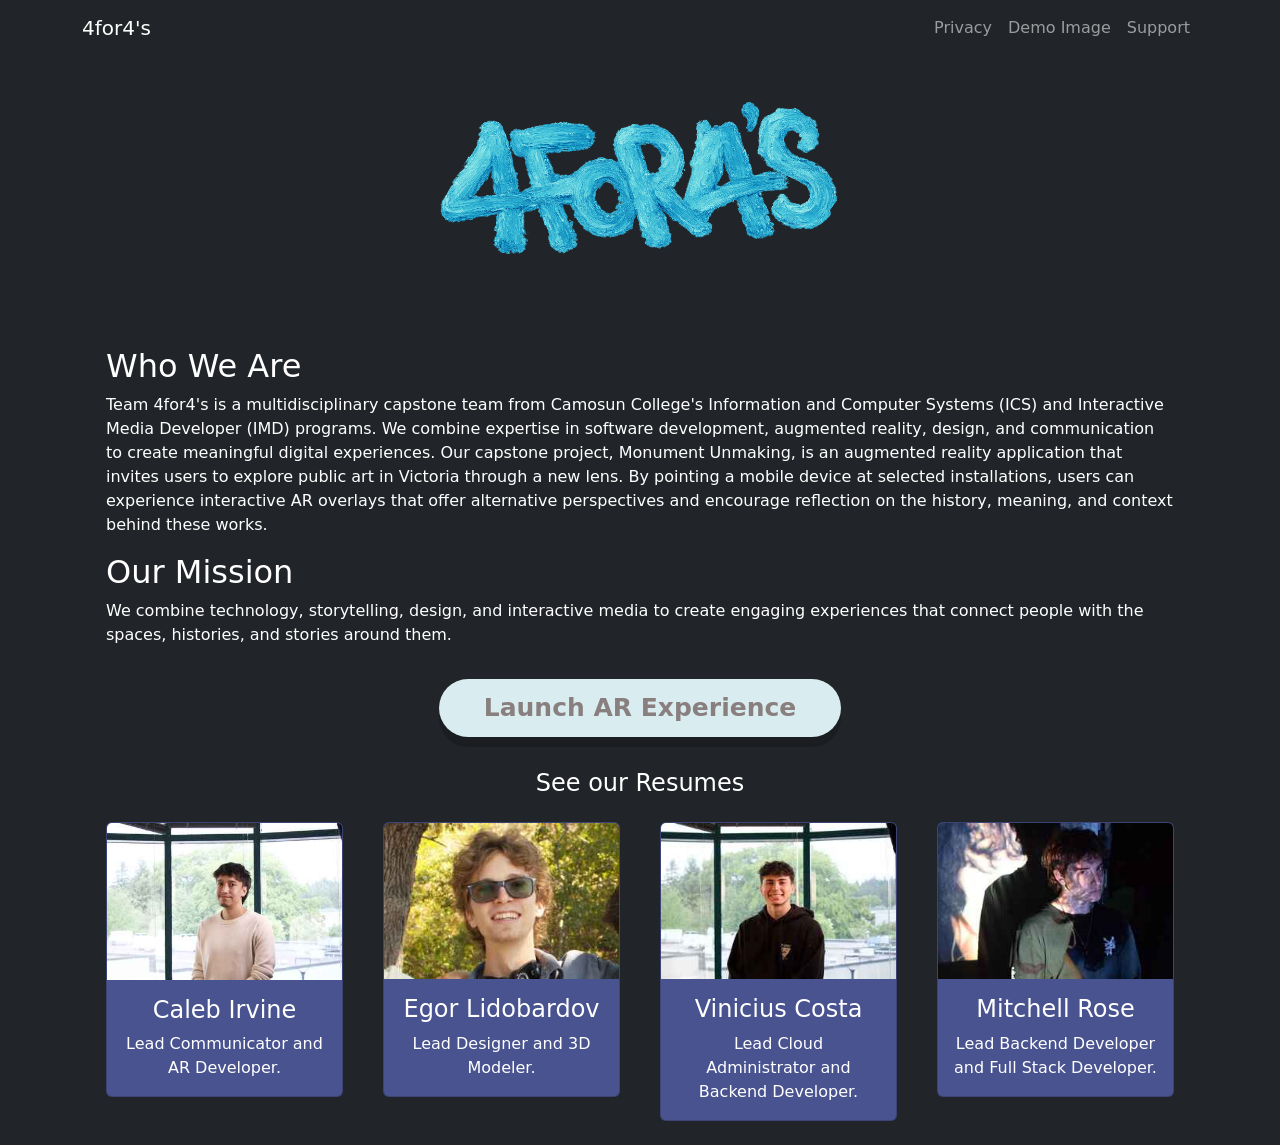
<file: index.html>
<!DOCTYPE html>
<html lang="en">
    <head>
        <meta charset="utf-8">
        <meta name="viewport" content="width=device-width, initial-scale=1.0">
        <title>4for4's</title>
        <link rel="icon" type="icon/png" href="images/4for4s-favicon-logo.png">
        
        <!--Bootstap Installation-->
        <link href="https://cdn.jsdelivr.net/npm/bootstrap@5.3.8/dist/css/bootstrap.min.css" rel="stylesheet" integrity="sha384-sRIl4kxILFvY47J16cr9ZwB07vP4J8+LH7qKQnuqkuIAvNWLzeN8tE5YBujZqJLB" crossorigin="anonymous">
        <link href="css/style.css" rel="stylesheet">
    </head>
    <body class="bg-dark">
        <nav class="navbar navbar-expand-md navbar-dark bg-dark">
            <div class="container">
                <a class="navbar-brand" href="index.html">4for4's</a>
                <button class="navbar-toggler" type="button" data-bs-toggle="collapse" data-bs-target="#mainNavbar" aria-controls="mainNavbar" aria-expanded="false" aria-label="Toggle navigation">
                    <span class="navbar-toggler-icon"></span>
                </button>
                <div class="collapse navbar-collapse" id="mainNavbar">
                    <ul class="navbar-nav ms-auto">
                        <li class="nav-item">
                            <a class="nav-link" href="privacy.html">Privacy</a>
                        </li>
                        <li class="nav-item">
                            <a class="nav-link" href="demo/index.html">Demo Image</a>
                        </li>
                        <li class="nav-item">
                            <a class="nav-link" href="support.html">Support</a>
                        </li>
                    </ul>
                </div>
            </div>
        </nav>
        <div class="container d-flex flex-column align-items-center text-white">
            <img src="images/4for4s-header-logo.png" alt="4for4's Logo" width="400">
            <div class="m-3">
                <div class="m-2">
                    <h2>Who We Are</h2>
                    <p>
                        Team 4for4's is a multidisciplinary capstone team from Camosun College's Information and Computer Systems (ICS) and Interactive Media Developer (IMD) programs. We 
                        combine expertise in software development, augmented reality, design, and communication to create meaningful digital experiences.
                        Our capstone project, Monument Unmaking, is an augmented reality application that invites users to explore public art in Victoria through a new lens. By pointing a mobile 
                        device at selected installations, users can experience interactive AR overlays that offer alternative perspectives and encourage reflection on the history, meaning, and context 
                        behind these works.
                    </p>
                </div>
                <div class="m-2">
                    <h2>Our Mission</h2>
                    <p>We combine technology, storytelling, design, and interactive media to create engaging experiences that connect people with the spaces, histories, and stories around them.</p>
                </div>
            </div>
            <a href="ar-experience.html"><button class="btn-resume">Launch AR Experience</button></a>
            <div class="d-flex flex-column text-center m-3">
                <h4 class="m-3">See our Resumes</h4>
                <div class="row">
                    <div class="col m-2">
                        <a href="resumes/caleb-resume.pdf" class="link-underline link-underline-opacity-0">
                            <div class="card bg-profile text-white">
                                <img class="card-img-top" src="images/caleb-irvine.jpg" alt="Caleb Irvine">
                                <div class="card-body text-center">
                                    <h4 class="card-text">Caleb Irvine</h4>
                                    <p class="card-text">Lead Communicator and AR Developer.</p>
                                </div>
                            </div>
                        </a>
                    </div>
                     <div class="col m-2">
                        <a href="resumes/egor-resume.pdf" class="link-underline link-underline-opacity-0">
                            <div class="card bg-profile text-white">
                                <img class="card-img-top" src="images/egor-lidobardov.jpg" alt="Egor Lidobardov">
                                <div class="card-body text-center">
                                    <h4 class="card-text">Egor Lidobardov</h4>
                                    <p class="card-text">Lead Designer and 3D Modeler.</p>
                                </div>
                            </div>
                        </a>
                    </div>
                     <div class="col m-2">
                        <a href="resumes/vinicius-resume.pdf" class="link-underline link-underline-opacity-0">
                            <div class="card bg-profile text-white">
                                <img class="card-img-top" src="images/vinicius-costa.jpg" alt="Vinicius Costa">
                                <div class="card-body text-center">
                                    <h4 class="card-text">Vinicius Costa</h4>
                                    <p class="card-text">Lead Cloud Administrator and Backend Developer.</p>
                                </div>
                            </div>
                        </a>
                    </div>
                     <div class="col m-2">
                        <a href="resumes/mitchell-resume.pdf" class="link-underline link-underline-opacity-0">
                            <div class="card bg-profile text-white">
                                <img class="card-img-top" src="images/mitchell-rose.jpg" alt="Mitchell Rose">
                                <div class="card-body text-center">
                                    <h4 class="card-text">Mitchell Rose</h4>
                                    <p class="card-text">Lead Backend Developer and Full Stack Developer.</p>
                                </div>
                            </div>
                        </a>
                     </div>
                </div>
            </div>
        </div>
        <!--Bootstrap Installation-->
        <script src="https://cdn.jsdelivr.net/npm/bootstrap@5.3.8/dist/js/bootstrap.bundle.min.js" integrity="sha384-FKyoEForCGlyvwx9Hj09JcYn3nv7wiPVlz7YYwJrWVcXK/BmnVDxM+D2scQbITxI" crossorigin="anonymous"></script>
    </body>
</html>
</file>
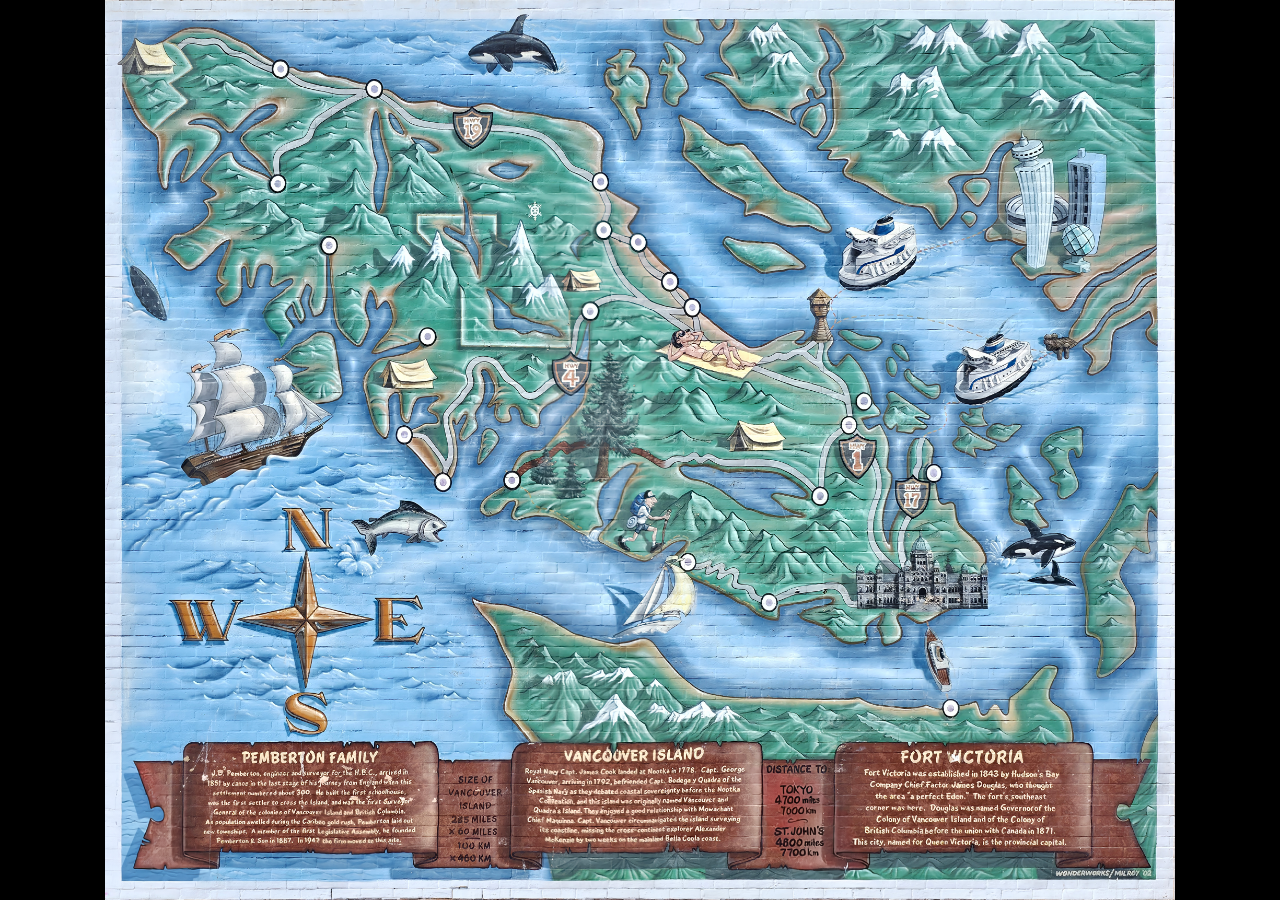
<file: demo/index.html>
<!DOCTYPE html>
<html lang="en">
<head>
    <meta charset="UTF-8">
    <meta name="viewport" content="width=device-width, initial-scale=1.0">
    <title>Demo</title>

    <link href="https://cdn.jsdelivr.net/npm/bootstrap@5.3.3/dist/css/bootstrap.min.css" rel="stylesheet">

    <style>
        html, body {
            height: 100%;
            margin: 0;
            padding: 0;
            overflow: hidden;
            background-color: #000; /* Dark background letterboxes any empty space */
        }
    </style>
</head>
<body class="d-flex align-items-center justify-content-center vh-100 vw-100 p-0 m-0">

<!-- Changed class to object-fit-contain -->
<img src="/images/demo.jpg"
     alt="Full screen preview"
     class="vw-100 vh-100 object-fit-contain d-block">

</body>
</html>
</file>
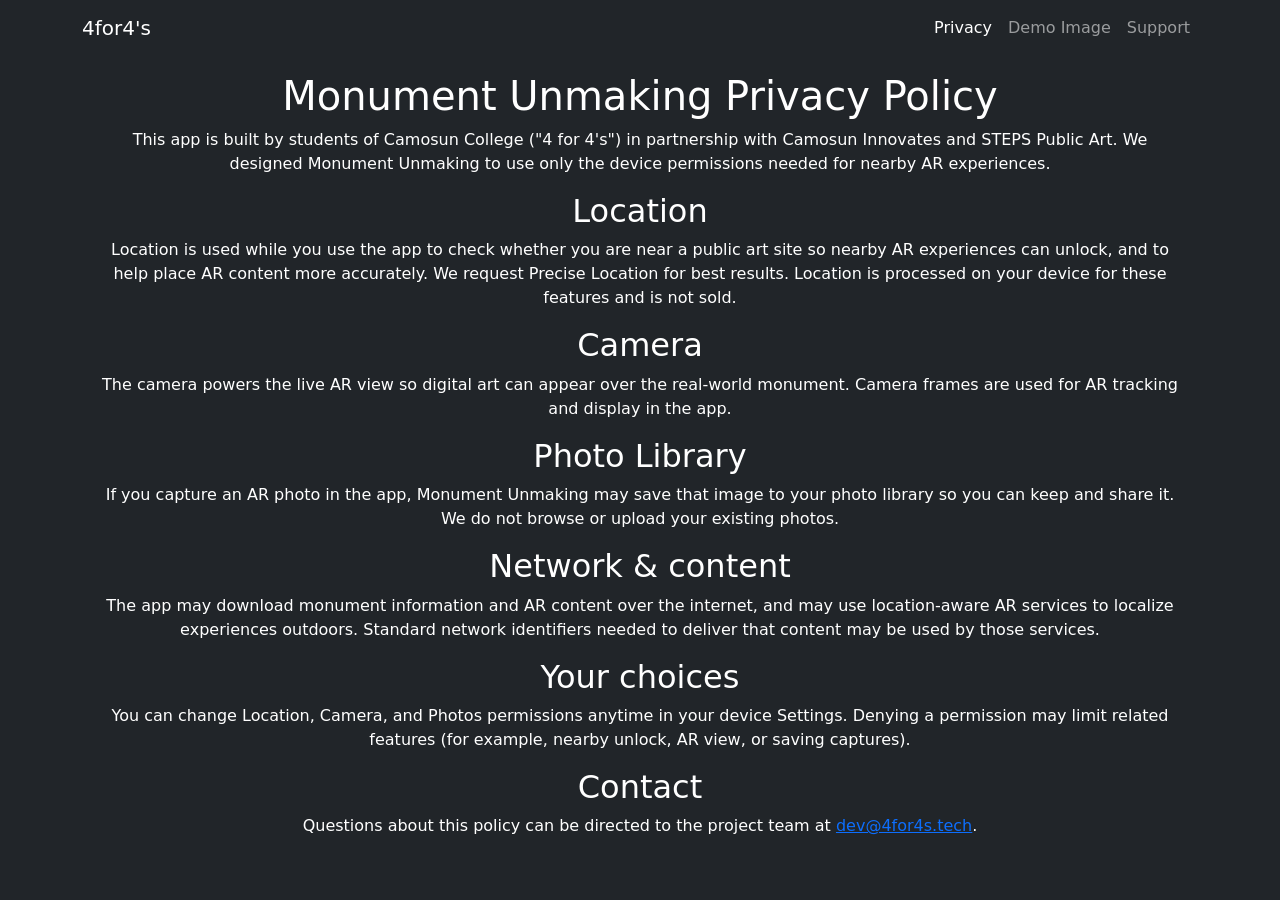
<file: privacy.html>
<!DOCTYPE html>
<html lang="en">
<head>
  <meta charset="utf-8">
  <meta name="viewport" content="width=device-width, initial-scale=1">
  <title>Monument Unmaking Privacy Policy</title>
  <link rel="icon" type="icon/png" href="images/4for4s-favicon-logo.png">
  <!--Bootstap Installation-->
  <link href="https://cdn.jsdelivr.net/npm/bootstrap@5.3.8/dist/css/bootstrap.min.css" rel="stylesheet" integrity="sha384-sRIl4kxILFvY47J16cr9ZwB07vP4J8+LH7qKQnuqkuIAvNWLzeN8tE5YBujZqJLB" crossorigin="anonymous">
  <link href="css/style.css" rel="stylesheet">
</head>
<body class="bg-dark">
  <nav class="navbar navbar-expand-md navbar-dark bg-dark">
    <div class="container">
      <a class="navbar-brand" href="index.html">4for4's</a>
      <button class="navbar-toggler" type="button" data-bs-toggle="collapse" data-bs-target="#mainNavbar" aria-controls="mainNavbar" aria-expanded="false" aria-label="Toggle navigation">
        <span class="navbar-toggler-icon"></span>
      </button>
      <div class="collapse navbar-collapse" id="mainNavbar">
        <ul class="navbar-nav ms-auto">
          <li class="nav-item">
            <a class="nav-link active" aria-current="page" href="privacy.html">Privacy</a>
          </li>
          <li class="nav-item">
            <a class="nav-link" href="demo/index.html">Demo Image</a>
          </li>
          <li class="nav-item">
            <a class="nav-link" href="support.html">Support</a>
          </li>
        </ul>
      </div>
    </div>
  </nav>
  <div class="container text-center text-white">
    <div class="m-3">
      <h1>Monument Unmaking Privacy Policy</h1>
      <p>This app is built by students of Camosun College ("4 for 4's") in partnership with Camosun Innovates and STEPS Public Art. We designed Monument Unmaking to use only the device permissions needed for nearby AR experiences.</p>
    </div>
    
    <div class="m-3">
      <h2>Location</h2>
      <p>Location is used while you use the app to check whether you are near a public art site so nearby AR experiences can unlock, and to help place AR content more accurately. We request Precise Location for best results. Location is processed on your device for these features and is not sold.</p>
    </div>

    <div class="m-3">
      <h2>Camera</h2>
      <p>The camera powers the live AR view so digital art can appear over the real-world monument. Camera frames are used for AR tracking and display in the app.</p>
    </div>

    <div class="m-3">
      <h2>Photo Library</h2>
      <p>If you capture an AR photo in the app, Monument Unmaking may save that image to your photo library so you can keep and share it. We do not browse or upload your existing photos.</p>
    </div>

    <div class="m-3">
      <h2>Network &amp; content</h2>
      <p>The app may download monument information and AR content over the internet, and may use location-aware AR services to localize experiences outdoors. Standard network identifiers needed to deliver that content may be used by those services.</p>
    </div>

    <div class="m-3">
      <h2>Your choices</h2>
      <p>You can change Location, Camera, and Photos permissions anytime in your device Settings. Denying a permission may limit related features (for example, nearby unlock, AR view, or saving captures).</p>
    </div>
    
    <div class="m-3">
      <h2>Contact</h2>
      <p>Questions about this policy can be directed to the project team at <a href="mailto:dev@4for4s.tech">dev@4for4s.tech</a>.</p>
    </div>
  </div>
  <!--Bootstrap Installation-->
  <script src="https://cdn.jsdelivr.net/npm/bootstrap@5.3.8/dist/js/bootstrap.bundle.min.js" integrity="sha384-FKyoEForCGlyvwx9Hj09JcYn3nv7wiPVlz7YYwJrWVcXK/BmnVDxM+D2scQbITxI" crossorigin="anonymous"></script>
</body>
</html>
</file>
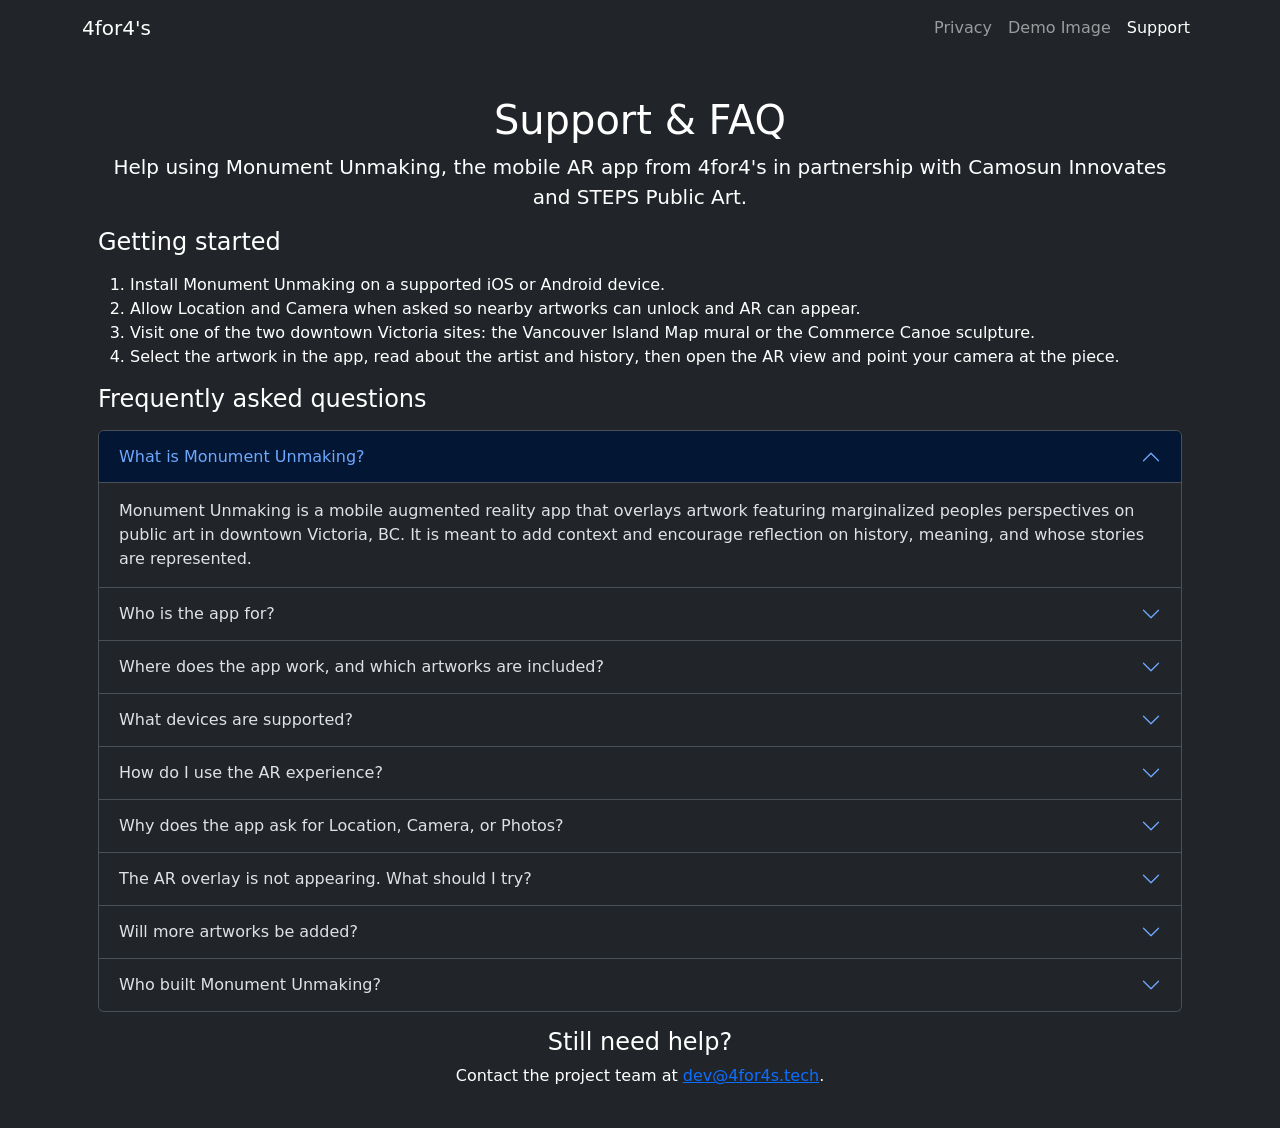
<file: support.html>
<!DOCTYPE html>
<html lang="en">
<head>
  <meta charset="utf-8">
  <meta name="viewport" content="width=device-width, initial-scale=1">
  <title>Monument Unmaking Support</title>
  <link rel="icon" type="icon/png" href="images/4for4s-favicon-logo.png">
  <!--Bootstap Installation-->
  <link href="https://cdn.jsdelivr.net/npm/bootstrap@5.3.8/dist/css/bootstrap.min.css" rel="stylesheet" integrity="sha384-sRIl4kxILFvY47J16cr9ZwB07vP4J8+LH7qKQnuqkuIAvNWLzeN8tE5YBujZqJLB" crossorigin="anonymous">
  <link href="css/style.css" rel="stylesheet">
</head>
<body class="bg-dark">
  <nav class="navbar navbar-expand-md navbar-dark bg-dark">
    <div class="container">
      <a class="navbar-brand" href="index.html">4for4's</a>
      <button class="navbar-toggler" type="button" data-bs-toggle="collapse" data-bs-target="#mainNavbar" aria-controls="mainNavbar" aria-expanded="false" aria-label="Toggle navigation">
        <span class="navbar-toggler-icon"></span>
      </button>
      <div class="collapse navbar-collapse" id="mainNavbar">
        <ul class="navbar-nav ms-auto">
          <li class="nav-item">
            <a class="nav-link" href="privacy.html">Privacy</a>
          </li>
          <li class="nav-item">
            <a class="nav-link" href="demo/index.html">Demo Image</a>
          </li>
          <li class="nav-item">
            <a class="nav-link active" aria-current="page" href="support.html">Support</a>
          </li>
        </ul>
      </div>
    </div>
  </nav>
  <div class="container text-white py-4">
    <div class="m-3 text-center">
      <h1>Support &amp; FAQ</h1>
      <p class="lead">Help using Monument Unmaking, the mobile AR app from 4for4's in partnership with Camosun Innovates and STEPS Public Art.</p>
    </div>

    <div class="m-3">
      <h2 class="h4 mb-3">Getting started</h2>
      <ol>
        <li>Install Monument Unmaking on a supported iOS or Android device.</li>
        <li>Allow Location and Camera when asked so nearby artworks can unlock and AR can appear.</li>
        <li>Visit one of the two downtown Victoria sites: the Vancouver Island Map mural or the Commerce Canoe sculpture.</li>
        <li>Select the artwork in the app, read about the artist and history, then open the AR view and point your camera at the piece.</li>
      </ol>
    </div>

    <div class="m-3" data-bs-theme="dark">
      <h2 class="h4 mb-3">Frequently asked questions</h2>
      <div class="accordion" id="faqAccordion">
        <div class="accordion-item">
          <h3 class="accordion-header">
            <button class="accordion-button" type="button" data-bs-toggle="collapse" data-bs-target="#faqWhat" aria-expanded="true" aria-controls="faqWhat">
              What is Monument Unmaking?
            </button>
          </h3>
          <div id="faqWhat" class="accordion-collapse collapse show" data-bs-parent="#faqAccordion">
            <div class="accordion-body">
              Monument Unmaking is a mobile augmented reality app that overlays artwork featuring marginalized peoples perspectives on public art in downtown Victoria, BC. It is meant to add context and encourage reflection on history, meaning, and whose stories are represented.
            </div>
          </div>
        </div>

        <div class="accordion-item">
          <h3 class="accordion-header">
            <button class="accordion-button collapsed" type="button" data-bs-toggle="collapse" data-bs-target="#faqWho" aria-expanded="false" aria-controls="faqWho">
              Who is the app for?
            </button>
          </h3>
          <div id="faqWho" class="accordion-collapse collapse" data-bs-parent="#faqAccordion">
            <div class="accordion-body">
              The main audience is younger people who want to learn about the cultural significance and history of the land in an engaging way. You do not need prior AR experience. Clear on-screen guidance is included so you can explore public art in person rather than staying indoors on a device.
            </div>
          </div>
        </div>

        <div class="accordion-item">
          <h3 class="accordion-header">
            <button class="accordion-button collapsed" type="button" data-bs-toggle="collapse" data-bs-target="#faqWhere" aria-expanded="false" aria-controls="faqWhere">
              Where does the app work, and which artworks are included?
            </button>
          </h3>
          <div id="faqWhere" class="accordion-collapse collapse" data-bs-parent="#faqAccordion">
            <div class="accordion-body">
              The prototype is geofenced to Victoria pilot sites. AR overlays are built for two public artworks: the Vancouver Island Map mural and the Commerce Canoe sculpture. Additional monuments are out of scope for this first release.
            </div>
          </div>
        </div>

        <div class="accordion-item">
          <h3 class="accordion-header">
            <button class="accordion-button collapsed" type="button" data-bs-toggle="collapse" data-bs-target="#faqDevices" aria-expanded="false" aria-controls="faqDevices">
              What devices are supported?
            </button>
          </h3>
          <div id="faqDevices" class="accordion-collapse collapse" data-bs-parent="#faqAccordion">
            <div class="accordion-body">
              Monument Unmaking is a Unity app for both iOS and Android. Your device needs to support AR (AR Foundation). Older phones or devices without AR hardware may not run the experience reliably.
            </div>
          </div>
        </div>

        <div class="accordion-item">
          <h3 class="accordion-header">
            <button class="accordion-button collapsed" type="button" data-bs-toggle="collapse" data-bs-target="#faqHow" aria-expanded="false" aria-controls="faqHow">
              How do I use the AR experience?
            </button>
          </h3>
          <div id="faqHow" class="accordion-collapse collapse" data-bs-parent="#faqAccordion">
            <div class="accordion-body">
              Choose an artwork in the app to view information about the artist and history. When you are at the physical site, open the AR camera view and point your device at the installation so the overlay can appear. Follow any on-screen instructions. Good lighting and a steady hold help tracking.
            </div>
          </div>
        </div>

        <div class="accordion-item">
          <h3 class="accordion-header">
            <button class="accordion-button collapsed" type="button" data-bs-toggle="collapse" data-bs-target="#faqPermissions" aria-expanded="false" aria-controls="faqPermissions">
              Why does the app ask for Location, Camera, or Photos?
            </button>
          </h3>
          <div id="faqPermissions" class="accordion-collapse collapse" data-bs-parent="#faqAccordion">
            <div class="accordion-body">
              Location checks whether you are near a public art site so nearby experiences can unlock, and helps place AR more accurately. Camera powers the live AR view. Photos is only used if you capture an AR image and choose to save it. You can change these anytime in device Settings. Denying a permission may limit nearby unlock, AR view, or saving captures. See our <a href="privacy.html">Privacy Policy</a> for details.
            </div>
          </div>
        </div>

        <div class="accordion-item">
          <h3 class="accordion-header">
            <button class="accordion-button collapsed" type="button" data-bs-toggle="collapse" data-bs-target="#faqTroubleshoot" aria-expanded="false" aria-controls="faqTroubleshoot">
              The AR overlay is not appearing. What should I try?
            </button>
          </h3>
          <div id="faqTroubleshoot" class="accordion-collapse collapse" data-bs-parent="#faqAccordion">
            <div class="accordion-body">
              <ul class="mb-0">
                <li>Confirm you are at one of the two Victoria sites and that Location is allowed (Precise Location works best).</li>
                <li>Allow Camera access and point the device at the artwork, not the ground or sky.</li>
                <li>Check that your phone supports AR and has a stable internet connection so monument content can download.</li>
                <li>Move around slowly in good light. Large 3D assets can take a moment on some devices.</li>
                <li>Restart the app if tracking still fails.</li>
              </ul>
            </div>
          </div>
        </div>

        <div class="accordion-item">
          <h3 class="accordion-header">
            <button class="accordion-button collapsed" type="button" data-bs-toggle="collapse" data-bs-target="#faqMoreArt" aria-expanded="false" aria-controls="faqMoreArt">
              Will more artworks be added?
            </button>
          </h3>
          <div id="faqMoreArt" class="accordion-collapse collapse" data-bs-parent="#faqAccordion">
            <div class="accordion-body">
              This prototype focuses on two selected artworks. Support for additional monuments is a possible future stretch, along with an administrative interface for uploading new content. The app is planned to remain active for at least one year, through August 2027.
            </div>
          </div>
        </div>

        <div class="accordion-item">
          <h3 class="accordion-header">
            <button class="accordion-button collapsed" type="button" data-bs-toggle="collapse" data-bs-target="#faqWhoBuilt" aria-expanded="false" aria-controls="faqWhoBuilt">
              Who built Monument Unmaking?
            </button>
          </h3>
          <div id="faqWhoBuilt" class="accordion-collapse collapse" data-bs-parent="#faqAccordion">
            <div class="accordion-body">
              Team 4for4's is a Camosun College capstone team (ICS and IMD) working with Camosun Innovates and STEPS Public Art. STEPS is a charity and social enterprise that fosters vibrant communities through public art.
            </div>
          </div>
        </div>
      </div>
    </div>

    <div class="m-3 text-center">
      <h2 class="h4">Still need help?</h2>
      <p>Contact the project team at <a href="mailto:dev@4for4s.tech">dev@4for4s.tech</a>.</p>
    </div>
  </div>
  <!--Bootstrap Installation-->
  <script src="https://cdn.jsdelivr.net/npm/bootstrap@5.3.8/dist/js/bootstrap.bundle.min.js" integrity="sha384-FKyoEForCGlyvwx9Hj09JcYn3nv7wiPVlz7YYwJrWVcXK/BmnVDxM+D2scQbITxI" crossorigin="anonymous"></script>
</body>
</html>
</file>
<file: css/style.css>
.bg-profile{
    background-color: #49538F;
    transition: 0.3s;
}

.bg-profile:hover{
    background-color: #5B649A;
}

.btn-resume{
    color: #897f7f;
    background-color: #d9ecef;
    border-radius: 50px;
    padding: 10px 45px;
    font-size: 25px;
    font-weight: bold;
    box-shadow: 0px 10px rgba(0, 0, 0, 0.2);
    border: none;
    transition: 0.3s;
}

.btn-resume:hover{
    box-shadow: none;
}
</file>
